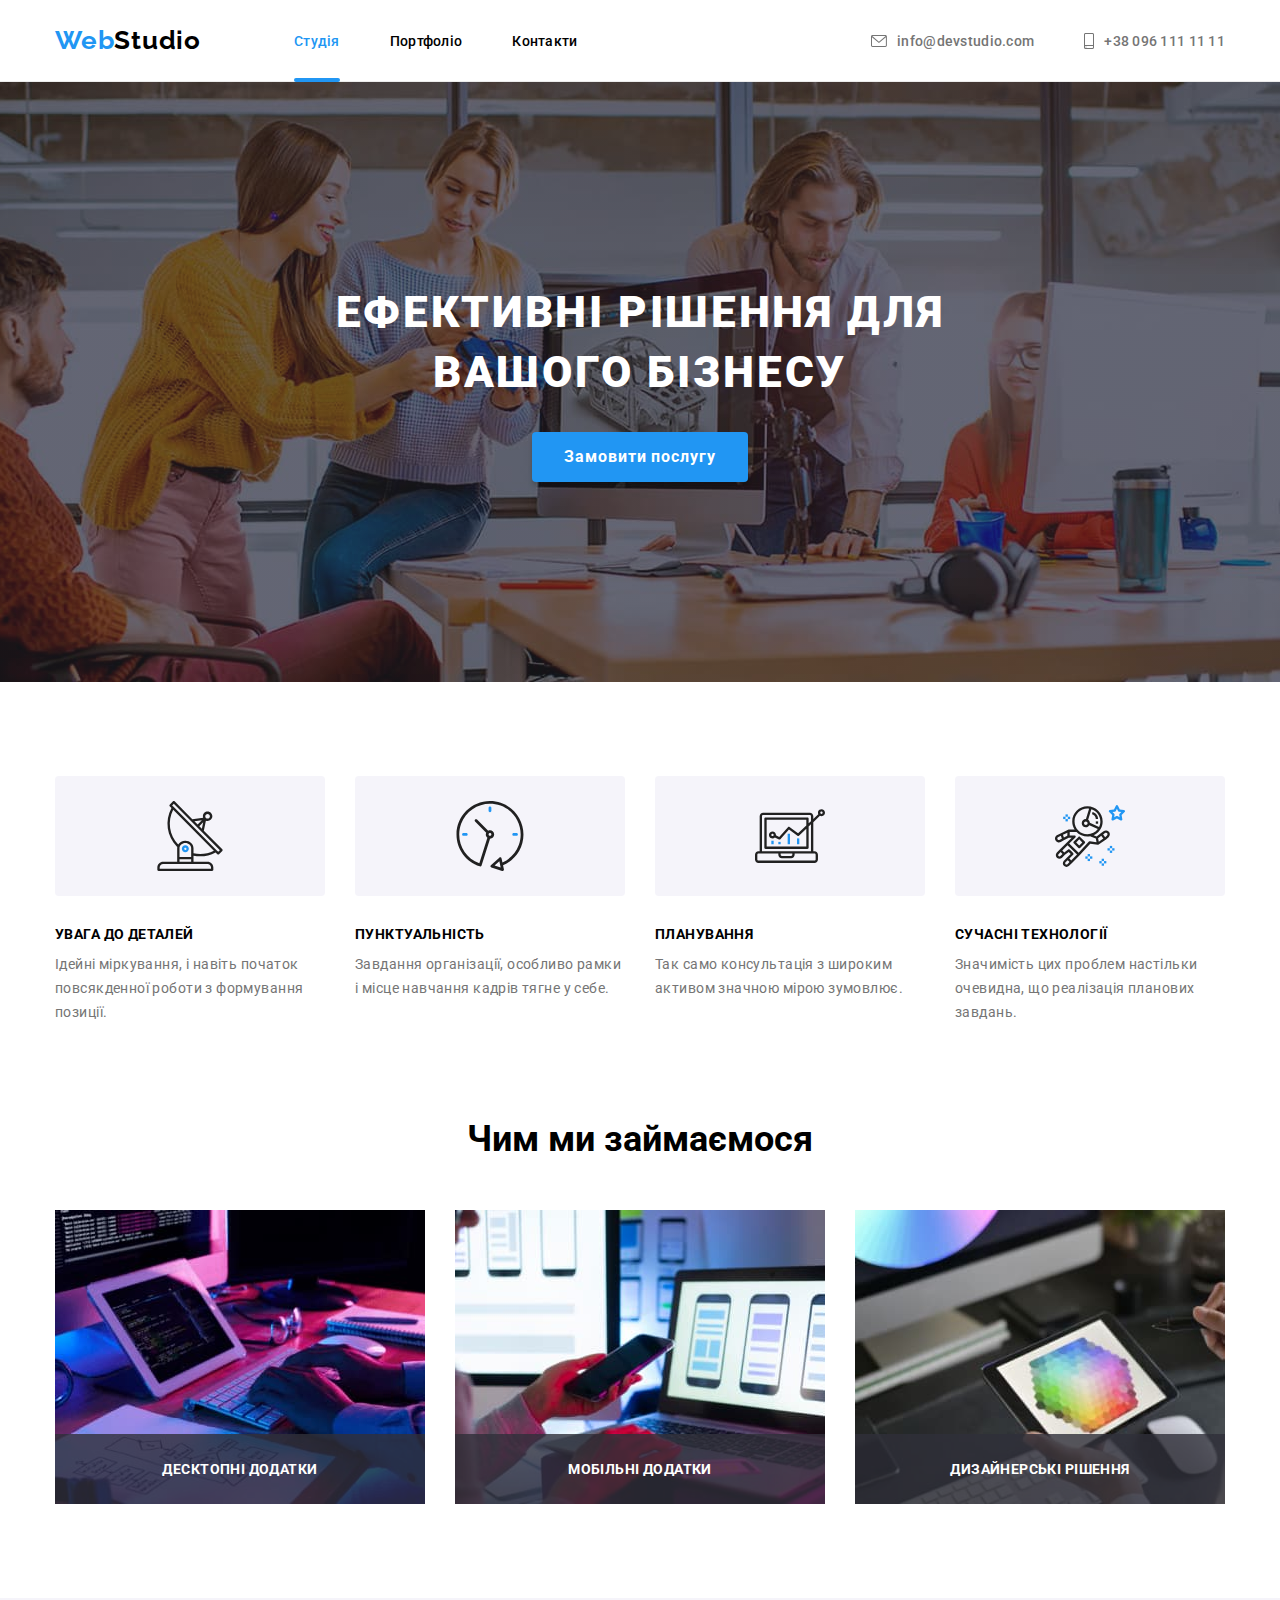
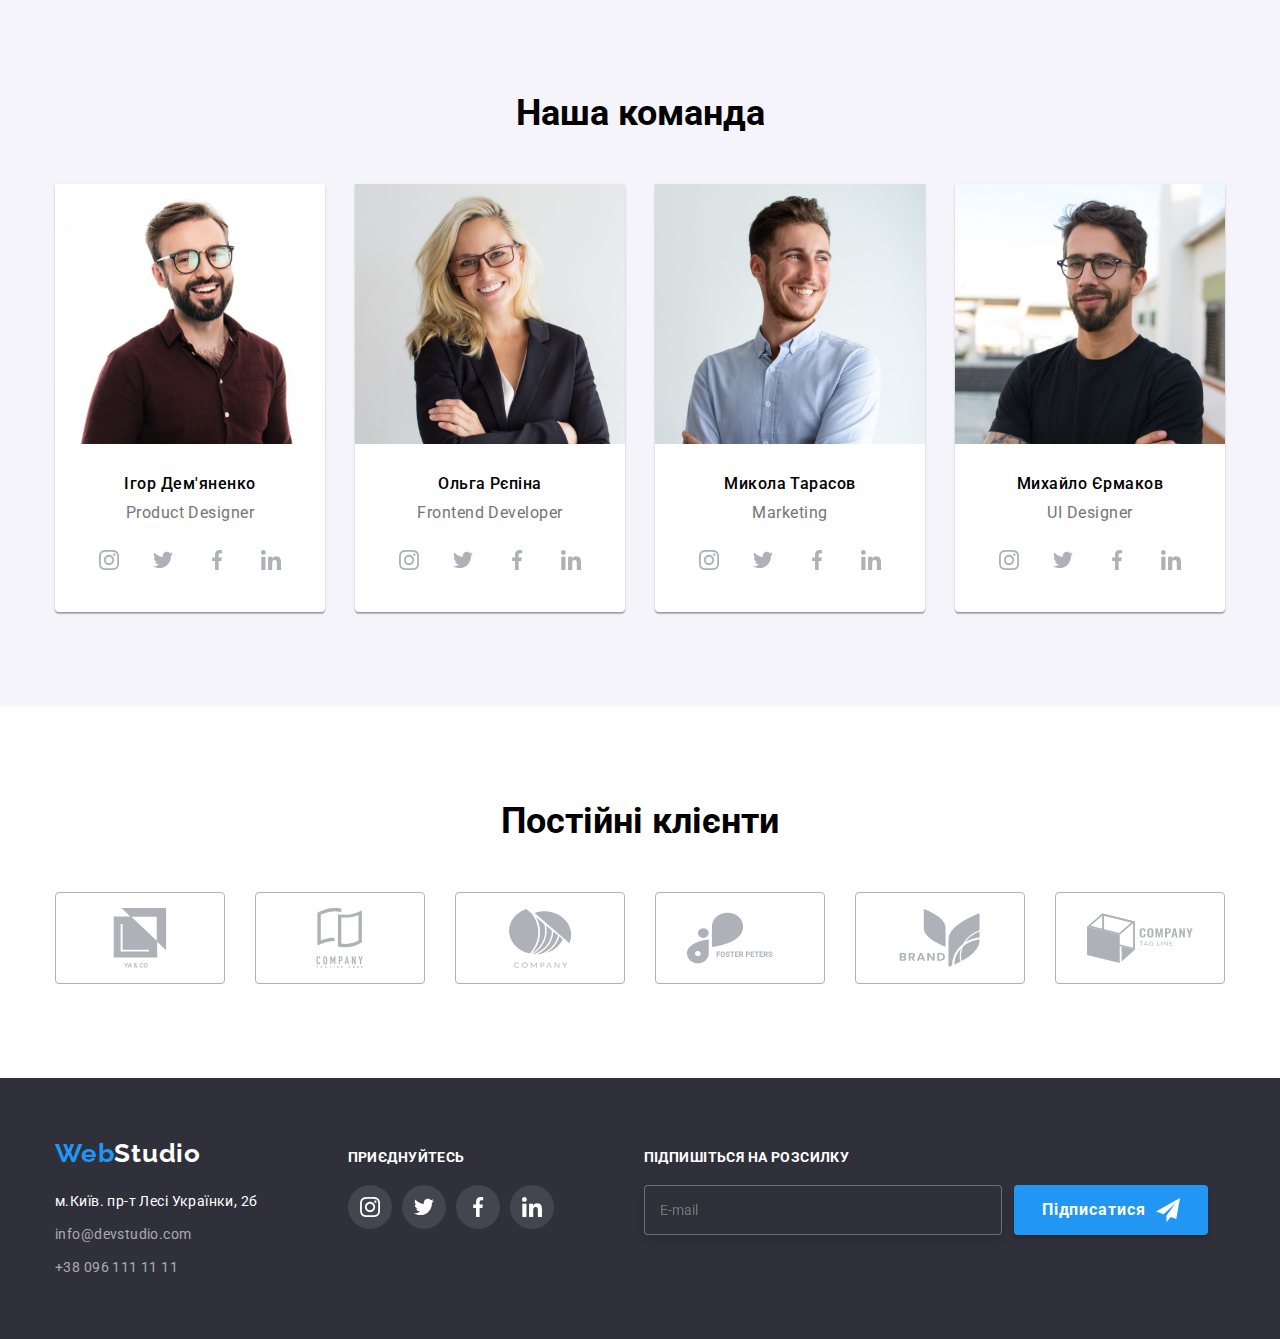
<file: index.html>
<!DOCTYPE html>
<html lang="uk">

<head>
  <meta charset="UTF-8">
  <meta http-equiv="X-UA-Compatible" content="IE=edge">
  <meta name="viewport" content="width=device-width, initial-scale=1.0">
  <link href="https://fonts.googleapis.com/css2?family=Raleway:wght@700&family=Roboto:wght@400;500;700;900&display=swap"
    rel="stylesheet">
  <link rel="stylesheet" href="https://cdnjs.cloudflare.com/ajax/libs/modern-normalize/1.1.0/modern-normalize.min.css">
  <link rel="stylesheet" href="css/main.min.css">
  <title>WebStudio</title>
</head>

<body>
  <!-- HEADER -->
  <header class="header">
    <div class="header__container container">
      <nav class="header__menu menu">
        <a href="/" class="logo__link logo"><span>Web</span>Studio</a>
        <ul class="menu__list">
          <li class="menu__item"><a href="#" class="menu__link active">Студія</a></li>
          <li class="menu__item"><a href="portfolio.html" class="menu__link">Портфоліо</a></li>
          <li class="menu__item"><a href="#" class="menu__link">Контакти</a></li>
        </ul>
      </nav>
      <ul class="header__contacts">
        <li class="header-contacts__item"><a href="mailto:info@devstudio.com" class="header-contacts__link link--mail">
            <svg class="contacts__icon icon--mail" width="16px" height="12px">
              <use href="./images/icons.svg#envelope"></use>
            </svg>
            info@devstudio.com</a></li>
        <li class="header-contacts__item"><a href="tel:+380961111111" class="header-contacts__link link--tel">
            <svg class="contacts__icon icon--tel" width="10px" height="16px">
              <use href="./images/icons.svg#smartphone"></use>
            </svg>+38 096
            111 11 11</a></li>
      </ul>
    </div>
  </header>
  <!-- /HEADER -->

  <!-- MAIN -->
  <main class="page">
    <!-- INTRO -->
    <section class="intro">
      <div class="intro__container container">
        <h1 class="intro__title">Ефективні рішення для<br> вашого бізнесу</h1>
        <button type="button" class="intro__button" data-modal-open>Замовити послугу</button>
      </div>
    </section>
    <!-- ADVANTAGES -->
    <section class="section advantages">
      <div class="advantages__container container">
        <h2 class="advantages__title--hidden title-block">Принцип роботи</h2>
        <ul class="advantages__list">
          <li class="advantages__item advantages__item--antenna">
            <h3 class="advantages__subtitle">УВАГА ДО ДЕТАЛЕЙ</h3>
            <p class="advantages__text">Ідейні міркування, і навіть початок повсякденної роботи з формування позиції.
            </p>
          </li>
          <li class="advantages__item advantages__item--clock">
            <h3 class="advantages__subtitle">ПУНКТУАЛЬНІСТЬ</h3>
            <p class="advantages__text">Завдання організації, особливо рамки і місце навчання кадрів тягне у себе.</p>
          </li>
          <li class="advantages__item advantages__item--diagram">
            <h3 class="advantages__subtitle">ПЛАНУВАННЯ</h3>
            <p class="advantages__text">Так само консультація з широким активом значною мірою зумовлює.</p>
          </li>
          <li class="advantages__item advantages__item--astronaut">
            <h3 class="advantages__subtitle">СУЧАСНІ ТЕХНОЛОГІЇ</h3>
            <p class="advantages__text">Значимість цих проблем настільки очевидна, що реалізація планових завдань.</p>
          </li>
        </ul>
      </div>
    </section>
    <!-- What-We-Do -->
    <section class="section whatwedo">
      <div class="whatwedo__container container">
        <h2 class="whatwedo__title title-block">Чим ми займаємося</h2>
        <ul class="whatwedo__gallery gallery">
          <li class="whatwedo__item">
            <img src="images/whatwedo/whatwedo_img1.jpg" alt="людина працює за комп'ютером" width="370">
            <div class="whatwedo__overlay">
              <p class="whatwedo__text">Десктопні додатки</p>
            </div>
          </li>
          <li class="whatwedo__item">
            <img src="images/whatwedo/whatwedo_img2.jpg" alt="жінка розробляє макет в ноутбуці" width="370">
            <div class="whatwedo__overlay">
              <p class="whatwedo__text">Мобільні додатки</p>
            </div>
          </li>
          <li class="whatwedo__item">
            <img src="images/whatwedo/whatwedo_img3.jpg" alt="жінка дивиться палітру кольорів в планшеті" width="370">
            <div class="whatwedo__overlay">
              <p class="whatwedo__text">Дизайнерські рішення</p>
            </div>
          </li>
        </ul>
      </div>
    </section>
    <!-- TEAM -->
    <section class="section team">
      <div class="team__container container">
        <h2 class="team__title title-block">Наша команда</h2>
        <ul class="team__list">
          <li class="team__item item-team">
            <img src="images/team/ProductDesigner.jpg" width="270" alt="фотографія Ігора">
            <div class="item-team__content">
              <h3 class="item-team__title">Ігор Дем'яненко</h3>
              <p class="item-team__text" lang="en">Product Designer</p>
              <ul class="team-icon__list">
                <li class="team-icon__item">
                  <a class="team-icon__link" href="#" target="_blank">
                    <svg class="team__icon icon--instagram" width="20px" height="20px">
                      <use href="./images/icons.svg#instagram"></use>
                    </svg>
                  </a>
                </li>
                <li class="team-icon__item">
                  <a class="team-icon__link" href="#" target="_blank">
                    <svg class="team__icon icon--twitter" width="20px" height="20px">
                      <use href="./images/icons.svg#twitter"></use>
                    </svg>
                  </a>
                </li>
                <li class="team-icon__item">
                  <a class="team-icon__link" href="#" target="_blank">
                    <svg class="team__icon icon--facebook" width="20" height="20">
                      <use href="./images/icons.svg#facebook"></use>
                    </svg>
                  </a>
                </li>
                <li class="team-icon__item">
                  <a class="team-icon__link" href="#" target="_blank">
                    <svg class="team__icon icon--linkedin" width="20px" height="20px">
                      <use href="./images/icons.svg#linkedin"></use>
                    </svg>
                  </a>
                </li>
              </ul>
            </div>
          </li>
          <li class="team__item item-team">
            <img src="images/team/FrontendDeveloper.jpg" width="270" alt="фотографія Ольгі">
            <div class="item-team__content">
              <h3 class="item-team__title">Ольга Рєпіна</h3>
              <p class="item-team__text" lang="en">Frontend Developer</p>
              <ul class="team-icon__list">
                <li class="team-icon__item">
                  <a class="team-icon__link" href="#" target="_blank">
                    <svg class="team__icon icon--instagram" width="20px" height="20px">
                      <use href="./images/icons.svg#instagram"></use>
                    </svg>
                  </a>
                </li>
                <li class="team-icon__item">
                  <a class="team-icon__link" href="#" target="_blank">
                    <svg class="team__icon icon--twitter" width="20px" height="20px">
                      <use href="./images/icons.svg#twitter"></use>
                    </svg>
                  </a>
                </li>
                <li class="team-icon__item">
                  <a class="team-icon__link" href="#" target="_blank">
                    <svg class="team__icon icon--facebook" width="20" height="20">
                      <use href="./images/icons.svg#facebook"></use>
                    </svg>
                  </a>
                </li>
                <li class="team-icon__item">
                  <a class="team-icon__link" href="#" target="_blank">
                    <svg class="team__icon icon--linkedin" width="20px" height="20px">
                      <use href="./images/icons.svg#linkedin"></use>
                    </svg>
                  </a>
                </li>
              </ul>
            </div>
          </li>
          <li class="team__item item-team">
            <img src="images/team/Marketing.jpg" width="270" alt="фотографія Миколи">
            <div class="item-team__content">
              <h3 class="item-team__title">Микола Тарасов</h3>
              <p class="item-team__text" lang="en">Marketing</p>
              <ul class="team-icon__list">
                <li class="team-icon__item">
                  <a class="team-icon__link" href="#" target="_blank">
                    <svg class="team__icon icon--instagram" width="20px" height="20px">
                      <use href="./images/icons.svg#instagram"></use>
                    </svg>
                  </a>
                </li>
                <li class="team-icon__item">
                  <a class="team-icon__link" href="#" target="_blank">
                    <svg class="team__icon icon--twitter" width="20px" height="20px">
                      <use href="./images/icons.svg#twitter"></use>
                    </svg>
                  </a>
                </li>
                <li class="team-icon__item">
                  <a class="team-icon__link" href="#" target="_blank">
                    <svg class="team__icon icon--facebook" width="20" height="20">
                      <use href="./images/icons.svg#facebook"></use>
                    </svg>
                  </a>
                </li>
                <li class="team-icon__item">
                  <a class="team-icon__link" href="#" target="_blank">
                    <svg class="team__icon icon--linkedin" width="20px" height="20px">
                      <use href="./images/icons.svg#linkedin"></use>
                    </svg>
                  </a>
                </li>
              </ul>
            </div>
          </li>
          <li class="team__item item-team">
            <img src="images/team/UI-Designer.jpg" width="270" alt="фотографія Михайла">
            <div class="item-team__content">
              <h3 class="item-team__title">Михайло Єрмаков</h3>
              <p class="item-team__text" lang="en">UI Designer</p>
              <ul class="team-icon__list">
                <li class="team-icon__item">
                  <a class="team-icon__link" href="#" target="_blank">
                    <svg class="team__icon icon--instagram" width="20px" height="20px">
                      <use href="./images/icons.svg#instagram"></use>
                    </svg>
                  </a>
                </li>
                <li class="team-icon__item">
                  <a class="team-icon__link" href="#" target="_blank">
                    <svg class="team__icon icon--twitter" width="20px" height="20px">
                      <use href="./images/icons.svg#twitter"></use>
                    </svg>
                  </a>
                </li>
                <li class="team-icon__item">
                  <a class="team-icon__link" href="#" target="_blank">
                    <svg class="team__icon icon--facebook" width="20" height="20">
                      <use href="./images/icons.svg#facebook"></use>
                    </svg>
                  </a>
                </li>
                <li class="team-icon__item">
                  <a class="team-icon__link" href="#" target="_blank">
                    <svg class="team__icon icon--linkedin" width="20px" height="20px">
                      <use href="./images/icons.svg#linkedin"></use>
                    </svg>
                  </a>
                </li>
              </ul>
            </div>
          </li>
        </ul>
      </div>
    </section>
    <section class="clients section">
      <div class="clients__container container">
        <h2 class="clients__title title-block">Постійні клієнти</h2>
        <ul class="clients__list">
          <li class="clients__item">
            <a class="clients__link" href="#" target="_blank">
              <svg class="clients__icon" width="106" height="60">
                <use href="./images/icons.svg#ya-co"></use>
              </svg>
            </a>
          </li>
          <li class="clients__item">
            <a class="clients__link" href="#" target="_blank">
              <svg class="clients__icon" width="106" height="60">
                <use href="./images/icons.svg#tagline"></use>
              </svg>
            </a>
          </li>
          <li class="clients__item">
            <a class="clients__link" href="#" target="_blank">
              <svg class="clients__icon" width="106" height="60">
                <use href="./images/icons.svg#company"></use>
              </svg>
            </a>
          </li>
          <li class="clients__item">
            <a class="clients__link" href="#" target="_blank">
              <svg class="clients__icon" width="106" height="60">
                <use href="./images/icons.svg#foster"></use>
              </svg>
            </a>
          </li>
          <li class="clients__item">
            <a class="clients__link" href="#" target="_blank">
              <svg class="clients__icon" width="106" height="60">
                <use href="./images/icons.svg#brand"></use>
              </svg>
            </a>
          </li>
          <li class="clients__item">
            <a class="clients__link" href="#" target="_blank">
              <svg class="clients__icon" width="106" height="60">
                <use href="./images/icons.svg#tag-line"></use>
              </svg>
            </a>
          </li>
        </ul>
      </div>
    </section>
  </main>
  <!-- /MAIN -->
  <!-- FOOTER -->
  <footer class="footer">
    <div class="footer__container container">
      <div class="footer__info">
        <a href="/" class="footer-logo logo__link "><span>Web</span>Studio</a>
        <address class="footer__address address">
          <ul class="address__list">
            <li><a href="https://goo.gl/maps/fDBCQv3pAZJWur3u7" target="_blank" rel="noreferrer noopener nofollow"
                class="address__link--white">м.Київ. пр-т Лесі Українки, 2б</a></li>
            <li><a href="mailto:info@devstudio.com" class="address__link">info@devstudio.com</a></li>
            <li><a href="tel:+380961111111" class="address__link">+38 096 111 11 11</a></li>
          </ul>
        </address>
      </div>
      <div class="footer__socials socials">
        <p class="socials__title">приєднуйтесь</p>
        <ul class="socials__list">
          <li class="socials__item">
            <a class="socials__link" href="#" target="_blank">
              <svg class="socials__icon" width="20" height="20">
                <use href="./images/icons.svg#instagram"></use>
              </svg>
            </a>
          </li>
          <li class="socials__item">
            <a class="socials__link" href="#" target="_blank">
              <svg class="socials__icon" width="20" height="20">
                <use href="./images/icons.svg#twitter"></use>
              </svg>
            </a>
          </li>
          <li class="socials__item">
            <a class="socials__link" href="#" target="_blank">
              <svg class="socials__icon" width="20" height="20">
                <use href="./images/icons.svg#facebook"></use>
              </svg>
            </a>
          </li>
          <li class="socials__item">
            <a class="socials__link" href="#" target="_blank">
              <svg class="socials__icon" width="20" height="20">
                <use href="./images/icons.svg#linkedin"></use>
              </svg>
            </a>
          </li>
        </ul>
      </div>
      <!-- FOOTER-FORM -->
      <form class="footer__form form">
        <p class="footer-form__title">Підпишіться на розсилку</p>
        <div class="footer-form__wrapper">
          <input class="footer-form__email" type="email" name="useremail" placeholder="E-mail"
            pattern="[a-z0-9._%+-]+@[a-z0-9.-]+\.[a-z]{2,4}$">
          <button class="footer-form__btn" type="submit">Підписатися
            <svg class="footer-form__icon icon--check-mark" width="24" height="24">
              <use href="./images/icons.svg#check-mark"></use>
            </svg>
            <svg class="footer-form__icon icon--send" width="24" height="24">
              <use href="./images/icons.svg#icon-send"></use>
            </svg>
          </button>
        </div>
      </form>
      <!--/ FOOTER-FORM -->
    </div>
  </footer>
  <!--/ FOOTER -->
  <!-- BACKDROP -->
  <div class="backdrop backdrop--hidden" data-modal>
    <div class="modal">
      <button class="modal__btn" type="button" data-modal-close></button>
      <!-- BACKDROP-FORM -->
      <form class="modal__form form">
        <p class="modal__title">Залиште свої дані, ми вам передзвонимо</p>
        <label class="modal__label" for="person">
          <span class="modal__subtitle">Імʼя</span>
        </label>
        <div class="modal__wrapper">
          <input class="modal__input input--person" type="text" required pattern="[a-zA-Zа-яА-ЯіІїЇʼҐґєЄ]+"
            name="username" id="person">
          <svg class="modal__icon icon--person" width="18" height="18">
            <use href="./images/icons.svg#person"></use>
          </svg>
        </div>
        <label class="modal__label" for="phone">
          <span class="modal__subtitle">Телефон</span>
        </label>
        <div class="modal__wrapper">
          <input class="modal__input input--phone" type="tel" name="userphone" id="phone"
            pattern="[0-9]{3}-[0-9]{3}-[0-9]{2}-[0-9]{2}" required>
          <svg class="modal__icon icon--phone" width="18" height="18">
            <use href="./images/icons.svg#phone"></use>
          </svg>
        </div>
        <label class="modal__label" for="email">
          <span class="modal__subtitle">Пошта</span>
        </label>
        <div class="modal__wrapper">
          <input class="modal__input input--email" type="email" name="useremail" id="email" required
            pattern="[a-z0-9._%+-]+@[a-z0-9.-]+\.[a-z]{2,4}$">
          <svg class="modal__icon icon--email" width="18" height="18">
            <use href="./images/icons.svg#email"></use>
          </svg>
        </div>
        <label class="modal__label" for="message">
          <span class="modal__subtitle">Пошта</span>
        </label>
        <textarea name="usermessage" class="modal__message" placeholder="Введіть текст" id="message"></textarea>

        <label class="modal__label label--checkbox">
          <input class="modal__checkbox checkbox" type="checkbox" name="userpolicy" required>
          <svg class="checkbox-icon__wrap" width="16" height="15">
            <use class="checkbox-icon__inner" href="./images/icons.svg#check-mark"></use>
          </svg>
          Погоджуюся з розсилкою та приймаю&nbsp;<a href="#">Умови договору</a>
        </label>
        <button class="modal-form__btn" type="submit">Відправити</button>
      </form>
      <!--/ BACKDROP-FORM -->
    </div>
  </div>
  <!--/ BACKDROP -->
  <script src="./js/modal.js"></script>
</body>

</html>
</file>
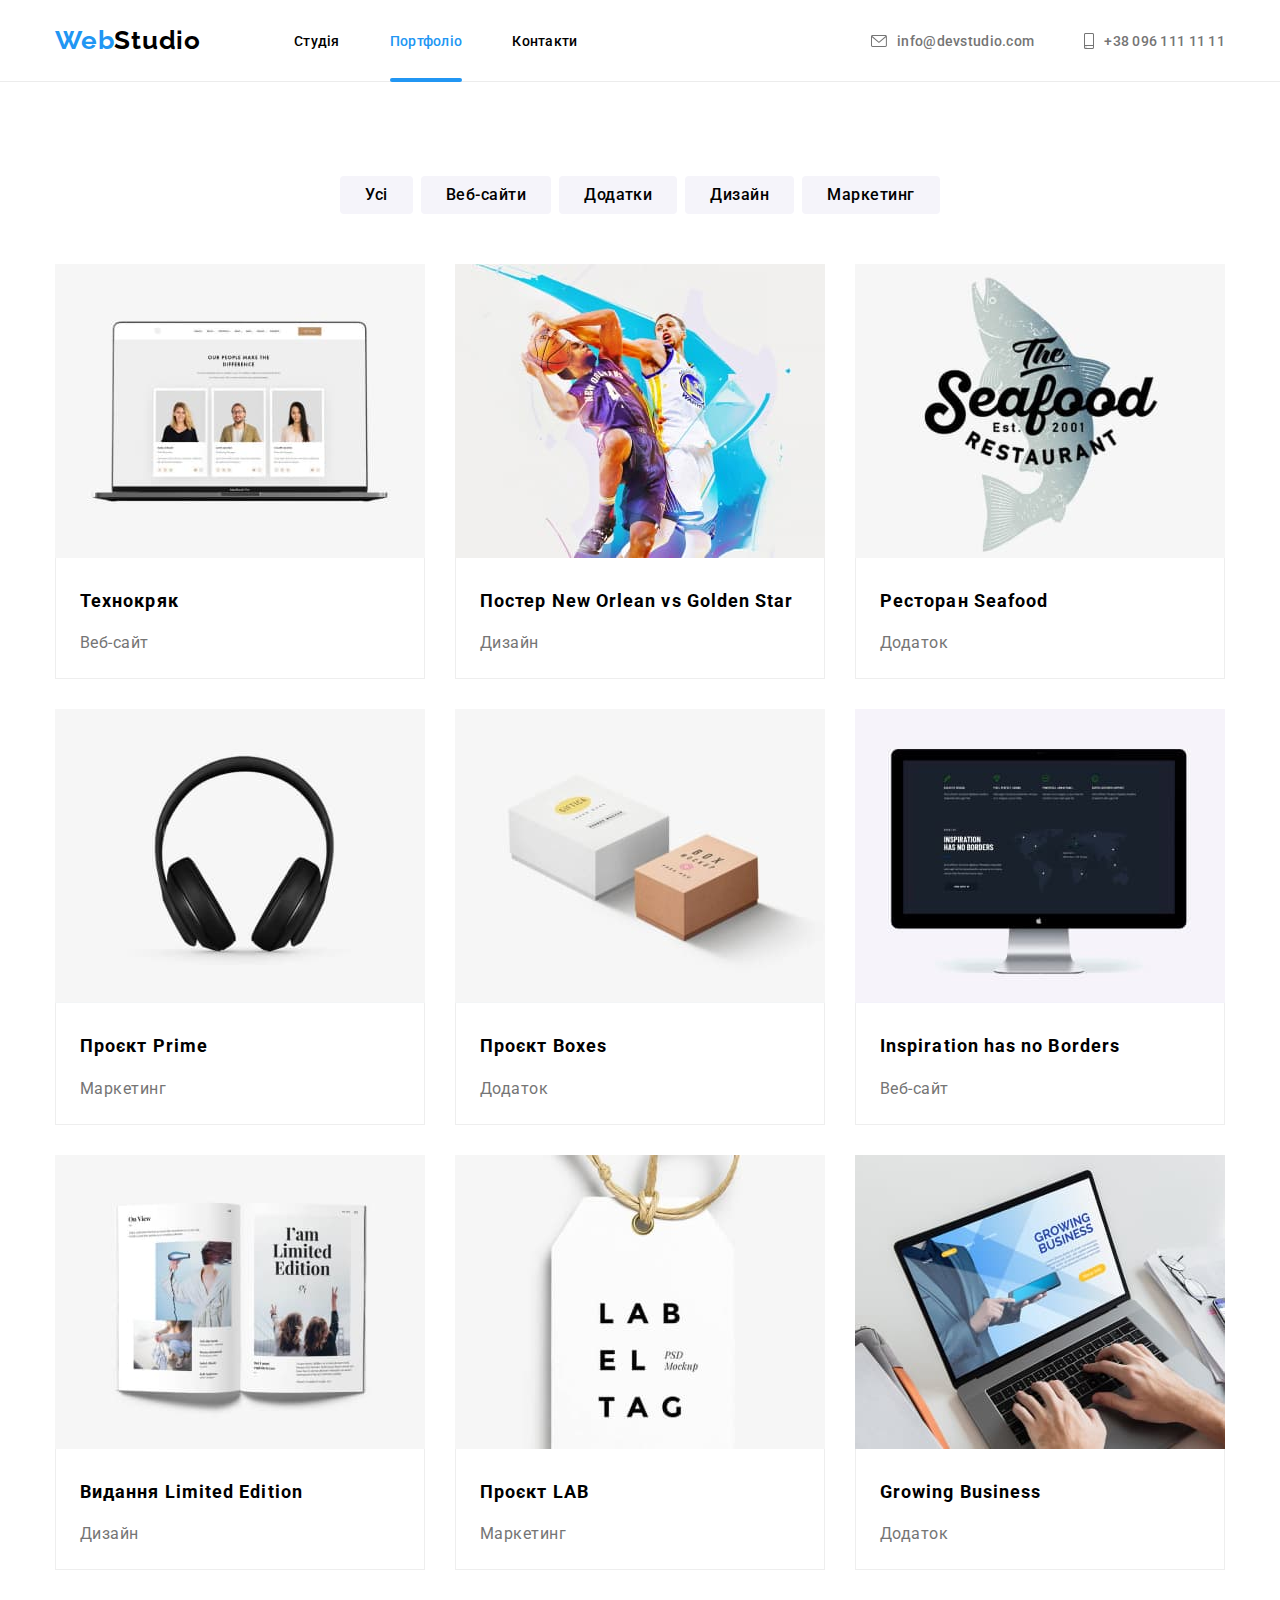
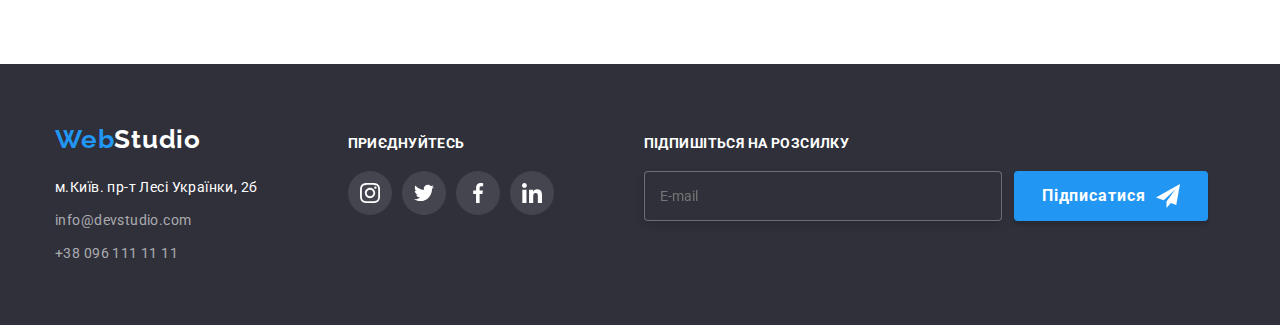
<file: portfolio.html>
<!DOCTYPE html>
<html lang="uk">

<head>
  <meta charset="UTF-8">
  <meta http-equiv="X-UA-Compatible" content="IE=edge">
  <meta name="viewport" content="width=device-width, initial-scale=1.0">
  <link href="https://fonts.googleapis.com/css2?family=Raleway:wght@700&family=Roboto:wght@400;500;700;900&display=swap"
    rel="stylesheet">
  <link rel="stylesheet" href="https://cdnjs.cloudflare.com/ajax/libs/modern-normalize/1.1.0/modern-normalize.min.css">
  <link rel="stylesheet" href="css/main.min.css">
  <title>WebStudio/portfolio</title>
</head>

<body>
  <header class="header">
    <div class="header__container container">
      <nav class="header__menu menu">
        <a href="./index.html" class="logo__link logo"><span>Web</span>Studio</a>
        <ul class="menu__list">
          <li class="menu__item"><a href="./index.html" class="menu__link">Студія</a></li>
          <li class="menu__item"><a href="#" class="menu__link active">Портфоліо</a></li>
          <li class="menu__item"><a href="#" class="menu__link">Контакти</a></li>
        </ul>
      </nav>
      <ul class="header__contacts">
        <li class="header-contacts__item"><a href="mailto:info@devstudio.com" class="header-contacts__link link--mail">
            <svg class="contacts__icon icon--mail" width="16px" height="12px">
              <use href="./images/icons.svg#envelope"></use>
            </svg>
            info@devstudio.com</a></li>
        <li class="header-contacts__item"><a href="tel:+380961111111" class="header-contacts__link link--tel">
            <svg class="contacts__icon icon--tel" width="10px" height="16px">
              <use href="./images/icons.svg#smartphone"></use>
            </svg>+38 096
            111 11 11</a></li>
      </ul>
    </div>
  </header>

  <main class="page__portfolio portfolio">
    <section class="ourworks section">
      <div class="ourworks__container container">
        <h2 class="ourworks__title--hidden title-block">Наші роботи</h2>
        <ul class="ourworks-list__buttons buttons">
          <li class="buttons__item"><button class="btn" type="button">Усі</button></li>
          <li class="buttons__item"><button class="btn" type="button">Веб-сайти</button></li>
          <li class="buttons__item"><button class="btn" type="button">Додатки</button></li>
          <li class="buttons__item"><button class="btn" type="button">Дизайн</button></li>
          <li class="buttons__item"><button class="btn" type="button">Маркетинг</button></li>
        </ul>

        <ul class="ourworks-cards__list">
          <li class="ourworks-card__item">
            <a class="ourworks-card__link" href="#" target="_blank">
              <div class="ourworks-card__overlay">
                <img class="ourworks-card__img" src="images/portfolio/portfolio1.jpg" alt="Технокряк" width="370">
                <p class="overlay-card__text">
                  Ресурс пропонує комплексні пропозиції з різним рівнем функціоналу та сервісів. Все це дозволить
                  відвідувачу отримати вичерпні відомості про компанію чи приватну особу.
                </p>
              </div>
              <div class="ourworks-card__content">
                <h3 class="ourworks-card__title">Технокряк</h3>
                <p class="ourworks-card__text">Веб-сайт</p>
              </div>
            </a>
          </li>
          <li class="ourworks-card__item">
            <a class="ourworks-card__link" href="#" target="_blank">
              <div class="ourworks-card__overlay">
                <img class="ourworks-card__img" src="images/portfolio/portfolio2.jpg"
                  alt="Постер New Orlean vs Golden Starspan" width="370">
                <p class="overlay-card__text">
                  Ресурс пропонує комплексні пропозиції з різним рівнем функціоналу та сервісів. Все це дозволить
                  відвідувачу отримати вичерпні відомості про компанію чи приватну особу.
                </p>
              </div>
              <div class="ourworks-card__content">
                <h3 class="ourworks-card__title">Постер <span lang="en">New Orlean vs Golden Star</span></h3>
                <p class="ourworks-card__text">Дизайн</p>
              </div>
            </a>
          </li>
          <li class="ourworks-card__item">
            <a class="ourworks-card__link" href="#" target="_blank">
              <div class="ourworks-card__overlay">
                <img class="ourworks-card__img" src="images/portfolio/portfolio3.jpg" alt="Ресторан Seafood"
                  width="370">
                <p class="overlay-card__text">
                  Ресурс пропонує комплексні пропозиції з різним рівнем функціоналу та сервісів. Все це дозволить
                  відвідувачу отримати вичерпні відомості про компанію чи приватну особу.
                </p>
              </div>
              <div class="ourworks-card__content">
                <h3 class="ourworks-card__title">Ресторан <span lang="en">Seafood</span></h3>
                <p class="ourworks-card__text">Додаток</p>
              </div>
            </a>
          </li>
          <li class="ourworks-card__item">
            <a class="ourworks-card__link" href="#" target="_blank">
              <div class="ourworks-card__overlay">
                <img class="ourworks-card__img" src="images/portfolio/portfolio4.jpg" alt="" width="370">
                <p class="overlay-card__text">
                  Ресурс пропонує комплексні пропозиції з різним рівнем функціоналу та сервісів. Все це дозволить
                  відвідувачу отримати вичерпні відомості про компанію чи приватну особу.
                </p>
              </div>
              <div class="ourworks-card__content">
                <h3 class="ourworks-card__title">Проєкт <span lang="en">Prime</span></h3>
                <p class="ourworks-card__text">Маркетинг</p>
              </div>
            </a>
          </li>
          <li class="ourworks-card__item">
            <a class="ourworks-card__link" href="#" target="_blank">
              <div class="ourworks-card__overlay">
                <img class="ourworks-card__img" src="images/portfolio/portfolio5.jpg" alt="Проєкт Boxes" width="370">
                <p class="overlay-card__text">
                  Ресурс пропонує комплексні пропозиції з різним рівнем функціоналу та сервісів. Все це дозволить
                  відвідувачу отримати вичерпні відомості про компанію чи приватну особу.
                </p>
              </div>
              <div class="ourworks-card__content">
                <h3 class="ourworks-card__title">Проєкт <span lang="en">Boxes</span></h3>
                <p class="ourworks-card__text">Додаток</p>
              </div>
            </a>
          </li>
          <li class="ourworks-card__item">
            <a class="ourworks-card__link" href="#" target="_blank">
              <div class="ourworks-card__overlay">
                <img class="ourworks-card__img" src="images/portfolio/portfolio6.jpg" alt="Inspiration has no Borders"
                  width="370">
                <p class="overlay-card__text">
                  Ресурс пропонує комплексні пропозиції з різним рівнем функціоналу та сервісів. Все це дозволить
                  відвідувачу отримати вичерпні відомості про компанію чи приватну особу.
                </p>
              </div>
              <div class="ourworks-card__content">
                <h3 class="ourworks-card__title"><span lang="en">Inspiration has no Borders</span></h3>
                <p class="ourworks-card__text">Веб-сайт</p>
              </div>
            </a>
          </li>
          <li class="ourworks-card__item">
            <a class="ourworks-card__link" href="#" target="_blank">
              <div class="ourworks-card__overlay">
                <img class="ourworks-card__img" src="images/portfolio/portfolio7.jpg" alt="Видання Limited Edition"
                  width="370">
                <p class="overlay-card__text">
                  Ресурс пропонує комплексні пропозиції з різним рівнем функціоналу та сервісів. Все це дозволить
                  відвідувачу отримати вичерпні відомості про компанію чи приватну особу.
                </p>
              </div>
              <div class="ourworks-card__content">
                <h3 class="ourworks-card__title">Видання <span lang="en">Limited Edition</span></h3>
                <p class="ourworks-card__text">Дизайн</p>
              </div>
            </a>
          </li>
          <li class="ourworks-card__item">
            <a class="ourworks-card__link" href="#" target="_blank">
              <div class="ourworks-card__overlay">
                <img class="ourworks-card__img" src="images/portfolio/portfolio8.jpg" alt="Проєкт LAB" width="370">
                <p class="overlay-card__text">
                  Ресурс пропонує комплексні пропозиції з різним рівнем функціоналу та сервісів. Все це дозволить
                  відвідувачу отримати вичерпні відомості про компанію чи приватну особу.
                </p>
              </div>
              <div class="ourworks-card__content">
                <h3 class="ourworks-card__title">Проєкт <span lang="en">LAB</span></h3>
                <p class="ourworks-card__text">Маркетинг</p>
              </div>
            </a>
          </li>
          <li class="ourworks-card__item">
            <a class="ourworks-card__link" href="#" target="_blank">
              <div class="ourworks-card__overlay">
                <img class="ourworks-card__img" src="images/portfolio/portfolio9.jpg" alt="Growing Business"
                  width="370">
                <p class="overlay-card__text">
                  Ресурс пропонує комплексні пропозиції з різним рівнем функціоналу та сервісів. Все це дозволить
                  відвідувачу отримати вичерпні відомості про компанію чи приватну особу.
                </p>
              </div>
              <div class="ourworks-card__content">
                <h3 class="ourworks-card__title"><span lang="en">Growing Business</span></h3>
                <p class="ourworks-card__text">Додаток</p>
              </div>
            </a>
          </li>
        </ul>
      </div>
    </section>
  </main>
  <!-- FOOTER -->
  <footer class="footer">
    <div class="footer__container container">
      <div class="footer__info">
        <a href="/" class="footer-logo logo__link "><span>Web</span>Studio</a>
        <address class="footer__address address">
          <ul class="address__list">
            <li><a href="https://goo.gl/maps/fDBCQv3pAZJWur3u7" target="_blank" rel="noreferrer noopener nofollow"
                class="address__link--white">м.Київ. пр-т Лесі Українки, 2б</a></li>
            <li><a href="mailto:info@devstudio.com" class="address__link">info@devstudio.com</a></li>
            <li><a href="tel:+380961111111" class="address__link">+38 096 111 11 11</a></li>
          </ul>
        </address>
      </div>
      <div class="footer__socials socials">
        <p class="socials__title">приєднуйтесь</p>
        <ul class="socials__list">
          <li class="socials__item">
            <a class="socials__link" href="#" target="_blank">
              <svg class="socials__icon" width="20" height="20">
                <use href="./images/icons.svg#instagram"></use>
              </svg>
            </a>
          </li>
          <li class="socials__item">
            <a class="socials__link" href="#" target="_blank">
              <svg class="socials__icon" width="20" height="20">
                <use href="./images/icons.svg#twitter"></use>
              </svg>
            </a>
          </li>
          <li class="socials__item">
            <a class="socials__link" href="#" target="_blank">
              <svg class="socials__icon" width="20" height="20">
                <use href="./images/icons.svg#facebook"></use>
              </svg>
            </a>
          </li>
          <li class="socials__item">
            <a class="socials__link" href="#" target="_blank">
              <svg class="socials__icon" width="20" height="20">
                <use href="./images/icons.svg#linkedin"></use>
              </svg>
            </a>
          </li>
        </ul>
      </div>
      <!-- FOOTER-FORM -->
      <form class="footer__form form">
        <p class="footer-form__title">Підпишіться на розсилку</p>
        <div class="footer-form__wrapper">
          <input class="footer-form__email" type="email" name="useremail" placeholder="E-mail"
            pattern="[a-z0-9._%+-]+@[a-z0-9.-]+\.[a-z]{2,4}$">
          <button class="footer-form__btn" type="submit">Підписатися
            <svg class="footer-form__icon icon--check-mark" width="24" height="24">
              <use href="./images/icons.svg#check-mark"></use>
            </svg>
            <svg class="footer-form__icon icon--send" width="24" height="24">
              <use href="./images/icons.svg#icon-send"></use>
            </svg>
          </button>
        </div>
      </form>
      <!--/ FOOTER-FORM -->
    </div>
  </footer>
  <!--/ FOOTER -->
</body>

</html>
</file>
<file: css/main.min.css>
a{text-decoration:none}ul,ol,li{list-style:none;margin:0;padding:0}img{display:block}button{cursor:pointer}h1,h2,h3,h4,h5,h6,p{margin:0}body{font-size:14px;color:var(--black-text-colot);font-family:var(--primary-font)}.container{max-width:1200px;margin:0 auto;padding:0 15px}.section{padding:94px 0}:root{--primary-font: "Roboto", sans-serif;--secondary-font: "Raleway", sans-serif;--white-base-color: #fff;--third-background-color: #f5f4fa;--black-background-color: #2F303A;--black-text-color: #212121;--grey-text-color: #757575;--white-alfa-color: rgba(255, 255, 255, 0.6);--blue-accent-color: #2196F3}.advantages__title--hidden,.visually--hidden,.ourworks__title--hidden{position:absolute;width:1px;height:1px;margin:-1px;padding:0;overflow:hidden;border:0;clip:rect(0 0 0 0)}.title-block{font-weight:700;font-size:36px;line-height:1.1666666667;text-align:center;margin-bottom:50px}.logo{font-family:var(--secondary-font);font-weight:700;font-size:26px;line-height:1.1923076923;letter-spacing:.03em;padding:25px 0}.logo:not(:last-child){margin:0 93px 0 0}.logo__link{color:#000}.logo__link span{color:var(--blue-accent-color)}.footer-logo{font-family:var(--secondary-font);font-weight:700;font-size:26px;line-height:1.1923076923;color:var(--white-base-color);letter-spacing:.03em;margin:0 0 20px 0;display:inline-block}.backdrop{position:fixed;top:0;left:0;width:100%;height:100%;background:rgba(0,0,0,.2);transition-property:opacity,transform,visibility;transition-duration:250ms;transition-timing-function:cubic-bezier(0.4, 0, 0.2, 1)}.backdrop--hidden{transform:scale(0.5);opacity:0;pointer-events:none;visibility:hidden}.modal{position:absolute;top:50%;left:50%;width:528px;height:581px;transform:translate(-50%, -50%);background-color:var(--white-base-color);box-shadow:0px 1px 3px rgba(0,0,0,.12),0px 1px 1px rgba(0,0,0,.14),0px 2px 1px rgba(0,0,0,.2);border-radius:4px}.modal__btn{position:absolute;top:8px;right:8px;width:30px;height:30px;padding:0;border:1px solid rgba(0,0,0,.2);border-radius:50%;background-color:var(--blue-accent-color);transition-property:background-color;transition-duration:250ms;transition-timing-function:cubic-bezier(0.4, 0, 0.2, 1)}.modal__btn:hover{background-color:#fff}.modal__btn::before{position:absolute;top:12px;left:8px;transform:rotate(113deg);content:"";width:18px;height:3px;background-color:#fff;border-radius:2px;transition-property:transform,background-color;transition-duration:250ms;transition-timing-function:cubic-bezier(0.4, 0, 0.2, 1)}.modal__btn::after{position:absolute;top:15px;left:3px;transform:rotate(50deg);content:"";width:14px;height:3px;content:"";background-color:#fff;border-radius:2px;transition-property:transform,background-color;transition-duration:250ms;transition-timing-function:cubic-bezier(0.4, 0, 0.2, 1)}.modal__btn:focus::before,.modal__btn:hover::before{transform:rotate(45deg);background-color:var(--blue-accent-color);top:13px;left:4px;width:20px;height:3px}.modal__btn:focus::after,.modal__btn:hover::after{background-color:var(--blue-accent-color);transform:rotate(-45deg);top:13px;left:4px;width:20px;height:3px}.modal__form{padding:40px;display:flex;flex-direction:column}.modal__title{font-weight:700;font-size:20px;line-height:1.15;text-align:center;letter-spacing:.03em;color:var(--black-text-color);margin-bottom:12px}.modal__label{margin-bottom:4px}.modal__subtitle{font-size:12px;line-height:1.1666666667;letter-spacing:.01em;color:var(--grey-text-color)}.modal__wrapper{position:relative;margin-bottom:10px}.modal__input{width:100%;height:40px;padding:14px 0 14px 42px;border:1px solid rgba(33,33,33,.2);border-radius:4px;outline:none;transition-property:border;transition-duration:250ms;transition-timing-function:cubic-bezier(0.4, 0, 0.2, 1)}.modal__input:focus{border:1px solid var(--blue-accent-color)}.modal__icon{position:absolute;top:50%;left:15px;transform:translateY(-50%);transition-property:fill;transition-duration:250ms;transition-timing-function:cubic-bezier(0.4, 0, 0.2, 1)}.modal__input:focus+.modal__icon{fill:var(--blue-accent-color)}.modal__message{width:100%;height:120px;padding:12px 16px;margin-bottom:20px;border:1px solid rgba(33,33,33,.2);border-radius:4px;resize:none;outline:none;transition-property:border;transition-duration:250ms;transition-timing-function:cubic-bezier(0.4, 0, 0.2, 1)}.modal__message::placeholder{font-weight:400;font-size:12px;line-height:1.1666666667;letter-spacing:.01em;color:rgba(117,117,117,.5)}.modal__message:focus{border:1px solid var(--blue-accent-color)}.checkbox{appearance:none}.label--checkbox{display:flex;align-items:center;margin-bottom:30px;font-weight:400;line-height:1.7142857143;letter-spacing:.03em;color:var(--grey-text-color)}.label--checkbox>a{text-decoration:underline;color:var(--blue-accent-color)}.checkbox-icon__wrap{border:2px solid #212121;border-radius:2px;margin-right:9px}.modal__checkbox:checked+.checkbox-icon__wrap{background-color:var(--blue-accent-color);border:none}.modal-form__btn{align-self:center;font-weight:700;font-size:16px;line-height:1.875;color:var(--white-base-color);padding:10px 52px;background:var(--blue-accent-color);box-shadow:0px 4px 4px rgba(0,0,0,.15);border-radius:4px;border:none}.footer-form__title{margin-bottom:20px;font-weight:700;line-height:1.1428571429;letter-spacing:.03em;text-transform:uppercase;color:var(--white-base-color)}.footer-form__wrapper{display:flex;align-items:center;column-gap:12px}.footer-form__email{width:358px;height:50px;padding:15px;background:var(--black-background-color);border:1px solid rgba(255,255,255,.3);filter:drop-shadow(0px 4px 4px rgba(0, 0, 0, 0.15));border-radius:4px;outline:none;transition-property:border;transition-duration:250ms;transition-timing-function:cubic-bezier(0.4, 0, 0.2, 1)}.footer-form__email:focus{border:1px solid var(--blue-accent-color);color:var(--white-base-color)}.footer-form__btn{position:relative;display:flex;align-items:center;column-gap:10px;height:50px;padding:10px 28px;font-weight:700;font-size:16px;line-height:1.875;letter-spacing:.06em;background:var(--blue-accent-color);box-shadow:0px 4px 4px rgba(0,0,0,.15);border-radius:4px;color:var(--white-base-color);border:none}.icon--check-mark{opacity:0}.footer-form__btn:hover .icon--check-mark{animation-name:checkMarkAttention;animation-duration:1s;animation-delay:.8s;animation-timing-function:cubic-bezier(0.455, 0.03, 0.515, 0.955);animation-iteration-count:infinite}@keyframes checkMarkAttention{50%{opacity:1}}.icon--send{position:absolute;right:28px;fill:var(--white-base-color)}.footer-form__btn:hover .icon--send{animation-name:iconPlane;animation-duration:.7s;animation-timing-function:cubic-bezier(0.755, 0.05, 0.855, 0.06);animation-fill-mode:forwards;z-index:100}@keyframes iconPlane{0%{transform:translate(0px, 0px)}100%{transform:translate(100px, -150px);opacity:0}}.header{border-bottom:1px solid #ececec}.header__container{display:flex;align-items:center}.header__menu{display:flex;align-items:center}.header__contacts{display:flex;margin-left:auto}.header__contacts>li:not(:last-child){margin:0 50px 0 0px}.menu__list{display:flex;align-items:center}.menu__item:not(:last-child){margin:0 50px 0 0}.menu__link{display:block;padding:32px 0;color:inherit;font-weight:500;letter-spacing:.02em;line-height:1.1428571429;transition-property:color;transition-duration:250ms;transition-timing-function:cubic-bezier(0.4, 0, 0.2, 1)}.menu__link:hover{color:var(--blue-accent-color)}.active{color:var(--blue-accent-color);position:relative}.active::after{position:absolute;bottom:-1px;left:0;content:"";width:100%;height:4px;background:var(--blue-accent-color);border-radius:2px;display:block}.header-contacts__link{display:flex;align-items:center;column-gap:10px;color:var(--grey-text-color);letter-spacing:.02em;font-weight:500;line-height:1.1428571429;padding:32px 0;transition-property:color;transition-duration:250ms;transition-timing-function:cubic-bezier(0.4, 0, 0.2, 1)}.header-contacts__link:hover,.header-contacts__link:focus{color:var(--blue-accent-color)}.contacts__icon{fill:currentColor}.intro{margin:0 auto;max-width:1600px;padding:200px 0;text-align:center;background:var(--black-background-color);background-image:linear-gradient(to right, rgba(47, 48, 58, 0.4), rgba(47, 48, 58, 0.4)),url(../images/bg/intro-bg__Img.jpg);background-repeat:no-repeat;background-position:center}.intro__title{color:var(--white-base-color);text-transform:uppercase;letter-spacing:.06em;font-weight:900;font-size:44px;line-height:1.3636363636;margin:0 0 30px 0}.intro__button{color:var(--white-base-color);background-color:var(--blue-accent-color);min-width:216px;padding:10px 32px;box-shadow:0px 4px 4px rgba(0,0,0,.15);border-radius:4px;font-weight:700;font-size:16px;font-family:inherit;line-height:1.875;letter-spacing:.06em;border:none}.advantages__list{display:flex;gap:30px}.advantages__item{flex:1 1 25%;max-width:270px}.advantages__item::before{content:"";display:block;height:120px;margin-bottom:30px;background-color:var(--third-background-color);background-repeat:no-repeat;background-position:center;border-radius:4px}.advantages__item--antenna::before{background-image:url(../images/bg-svg/antenna.svg)}.advantages__item--clock::before{background-image:url(../images/bg-svg/clock.svg)}.advantages__item--diagram::before{background-image:url(../images/bg-svg/diagram.svg)}.advantages__item--astronaut::before{background-image:url(../images/bg-svg/astronaut.svg)}.advantages__subtitle{font-size:14px;margin-bottom:10px;font-weight:700;letter-spacing:.03em;line-height:1.1428571429;text-transform:uppercase}.advantages__text{color:var(--grey-text-color);line-height:1.7142857143;letter-spacing:.03em}.whatwedo{padding-top:0}.whatwedo__gallery{display:flex;align-items:center;gap:30px}.whatwedo__item{flex:1 1 33.3333%;position:relative}.whatwedo__item>img{max-width:100%}.whatwedo__overlay{position:absolute;bottom:0;left:0;width:100%;height:70px;display:flex;justify-content:center;align-items:center;background:rgba(47,48,58,.8)}.whatwedo__text{font-weight:700;line-height:1.1428571429;letter-spacing:.03em;text-transform:uppercase;color:var(--white-base-color)}.team{background:var(--third-background-color)}.team__list{display:flex;gap:30px}.team__item{flex-basis:calc((100% - 90px)/4);box-shadow:0px 1px 3px rgba(0,0,0,.12),0px 1px 1px rgba(0,0,0,.14),0px 2px 1px rgba(0,0,0,.2);border-radius:0px 0px 4px 4px;background-color:var(--white-base-color)}.team__item>img{max-width:100%}.item-team__content{flex:1 1 auto;text-align:center;padding:30px 5px}.item-team__title{font-size:16px;font-weight:500;line-height:1.1875;letter-spacing:.03em;margin-bottom:10px}.item-team__text{color:var(--grey-text-color);font-size:16px;line-height:1.1875;letter-spacing:.03em;margin-bottom:16px}.team-icon__list{display:flex;justify-content:center;align-items:center;column-gap:10px}.team-icon__item{width:44px;height:44px}.team-icon__link{display:flex;justify-content:center;align-items:center;border-radius:50%;width:100%;height:100%;color:#afb1b8;transition-property:color,background-color;transition-duration:250ms;transition-timing-function:cubic-bezier(0.4, 0, 0.2, 1)}.team-icon__link:focus,.team-icon__link:hover{color:var(--white-base-color);background-color:var(--blue-accent-color)}.team__icon{fill:currentColor}.clients__list{display:flex;justify-content:center;flex-wrap:wrap;gap:30px}.clients__item{width:170px;height:92px}.clients__link{display:flex;align-items:center;justify-content:center;border:1px solid #afb1b8;border-radius:4px;color:#afb1b8;width:100%;height:100%;transition-property:color,border;transition-duration:250ms;transition-timing-function:cubic-bezier(0.4, 0, 0.2, 1)}.clients__link:focus,.clients__link:hover{border:1px solid var(--blue-accent-color);color:var(--blue-accent-color)}.clients__icon{fill:currentColor}.footer{background:var(--black-background-color);padding:60px 0}.footer__container{display:flex;align-items:baseline;column-gap:90px}.footer__address{font-style:normal;line-height:1.7142857143;letter-spacing:.03em}.address__list>li:not(:last-child){margin:0 0 9px 0}.address__link{color:var(--white-alfa-color)}.address__link--white{color:var(--white-base-color)}.address__link--white:focus,.address__link--white:hover,.address__link:hover,.address__link:focus{color:var(--blue-accent-color);transition:all .3s linear}.socials__title{font-weight:700;line-height:1.1428571429;letter-spacing:.03em;text-transform:uppercase;color:var(--white-base-color);margin-bottom:20px}.socials__list{display:flex;align-items:center;column-gap:10px}.socials__item{width:44px;height:44px}.socials__link{display:flex;justify-content:center;align-items:center;color:var(--white-base-color);background:rgba(255,255,255,.1);border-radius:50%;width:100%;height:100%;transition-property:background-color;transition-duration:250ms;transition-timing-function:cubic-bezier(0.4, 0, 0.2, 1)}.socials__link:focus,.socials__link:hover{background-color:var(--blue-accent-color)}.socials__icon{fill:currentColor}.ourworks-list__buttons{display:flex;justify-content:center;margin:0 0 50px 0}.buttons__item{flex:0 0 auto}.buttons__item:not(:last-child){margin:0 8px 0 0}.buttons__item>.btn{font-weight:500;font-size:16px;line-height:1.625;font-family:inherit;padding:6px 25px;background:var(--third-background-color);border-radius:4px;letter-spacing:.03em;border:none;transition-property:background-color,color,box-shadow;transition-duration:250ms;transition-timing-function:cubic-bezier(0.4, 0, 0.2, 1)}.buttons__item>.btn:hover,.buttons__item>.btn:focus{background-color:var(--blue-accent-color);color:var(--white-base-color);box-shadow:0px 3px 1px rgba(0,0,0,.1),0px 1px 2px rgba(0,0,0,.08),0px 2px 2px rgba(0,0,0,.12)}.ourworks-cards__list{display:flex;flex-wrap:wrap;gap:30px}.ourworks-card__item{flex-basis:calc((100% - 60px)/3)}.ourworks-card__link{display:block;color:inherit;transition-property:box-shadow;transition-duration:250ms;transition-timing-function:cubic-bezier(0.4, 0, 0.2, 1)}.ourworks-card__link:hover,.ourworks-card__link:focus{box-shadow:0px 1px 1px rgba(0,0,0,.12),0px 4px 4px rgba(0,0,0,.06),1px 4px 6px rgba(0,0,0,.16)}.ourworks-card__img{max-width:100%}.ourworks-card__content{padding:20px 24px;border:1px solid #eee;border-top:none}.ourworks-card__title{font-weight:700;font-size:18px;line-height:2.5714285714;letter-spacing:.06em;margin-bottom:4px}.ourworks-card__text{font-size:16px;line-height:1.875;color:var(--grey-text-color);letter-spacing:.03em;background-color:#fff}.ourworks-card__overlay{position:relative;overflow:hidden}.overlay-card__text{position:absolute;top:0;left:0;width:100%;height:100%;padding:63px 24px;background:rgba(33,150,243,.9);color:var(--white-base-color);font-size:18px;line-height:1.5555555556;letter-spacing:.03em;transform:translateY(100%);transition-property:transform;transition-duration:250ms;transition-timing-function:cubic-bezier(0.4, 0, 0.2, 1)}.ourworks-card__link:hover .overlay-card__text,.ourworks-card__link:focus .overlay-card__text{transform:translateY(0%)}/*# sourceMappingURL=main.min.css.map */
</file>
